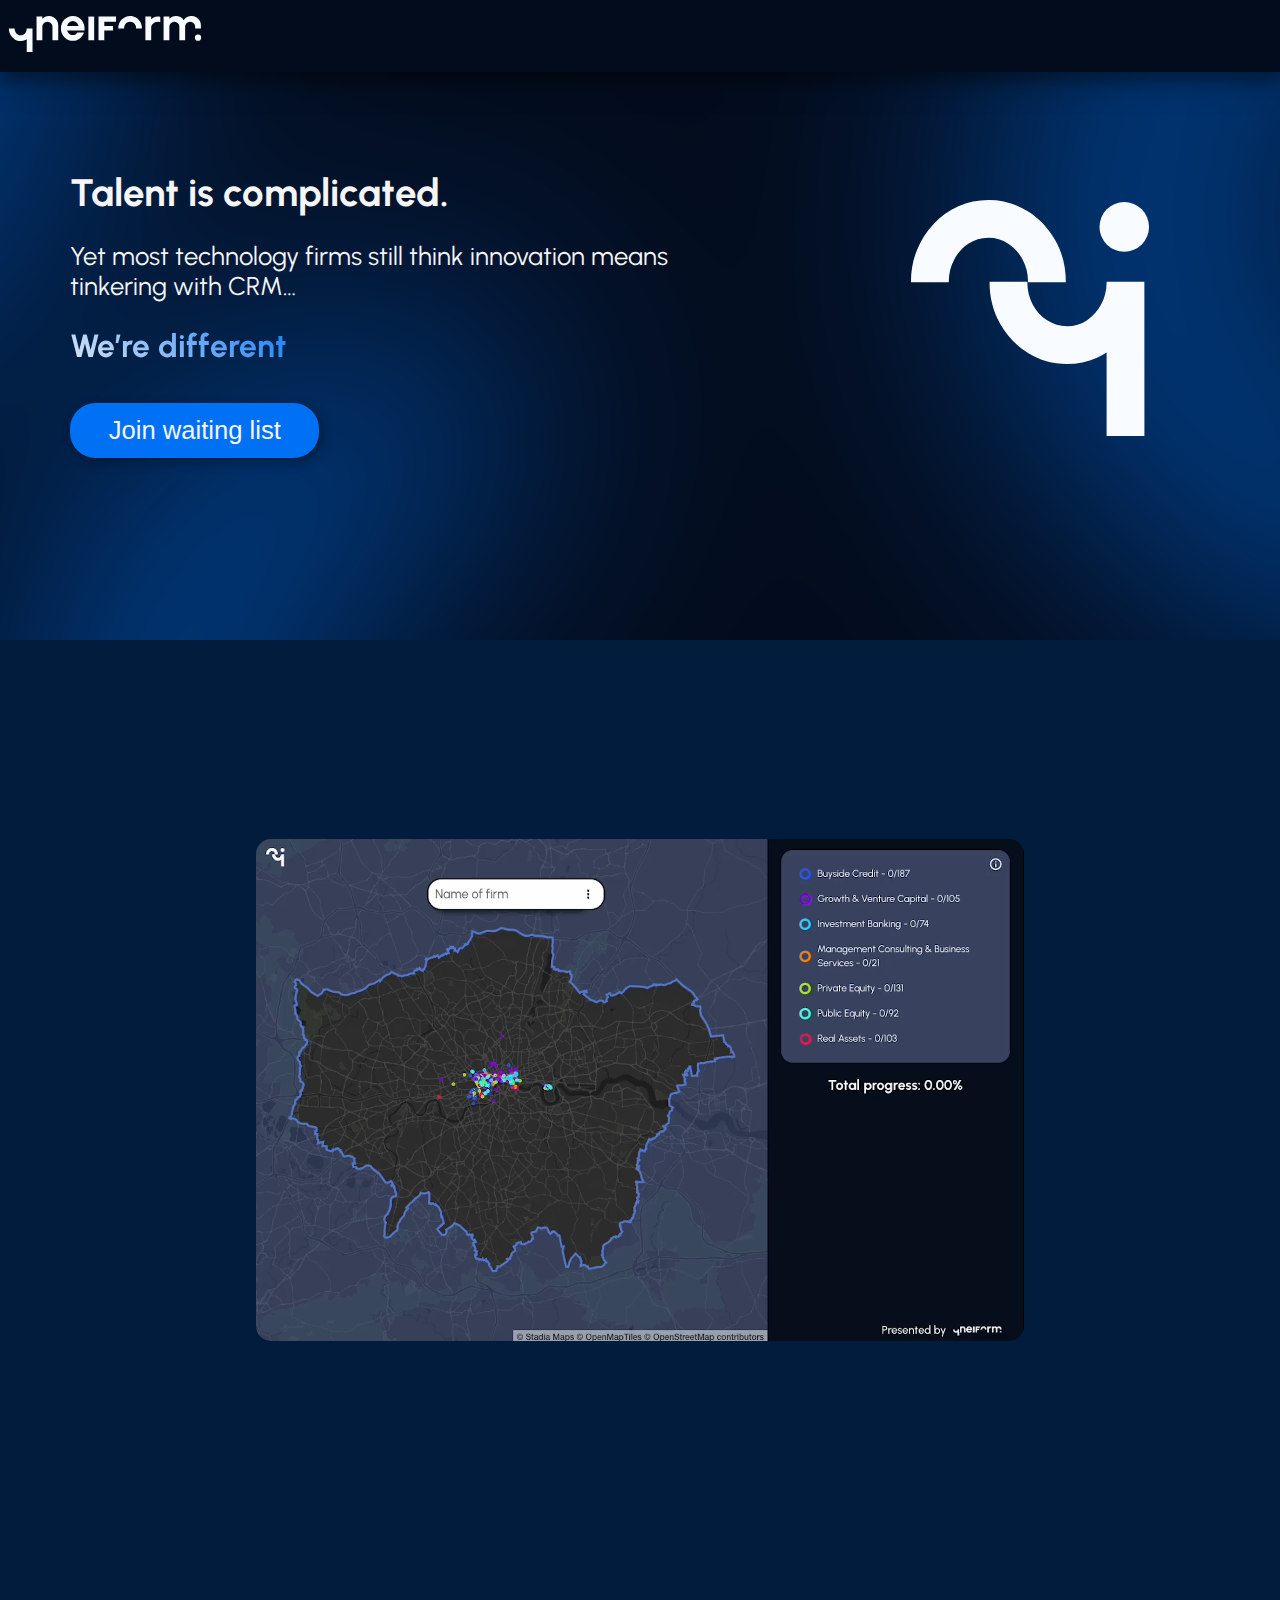
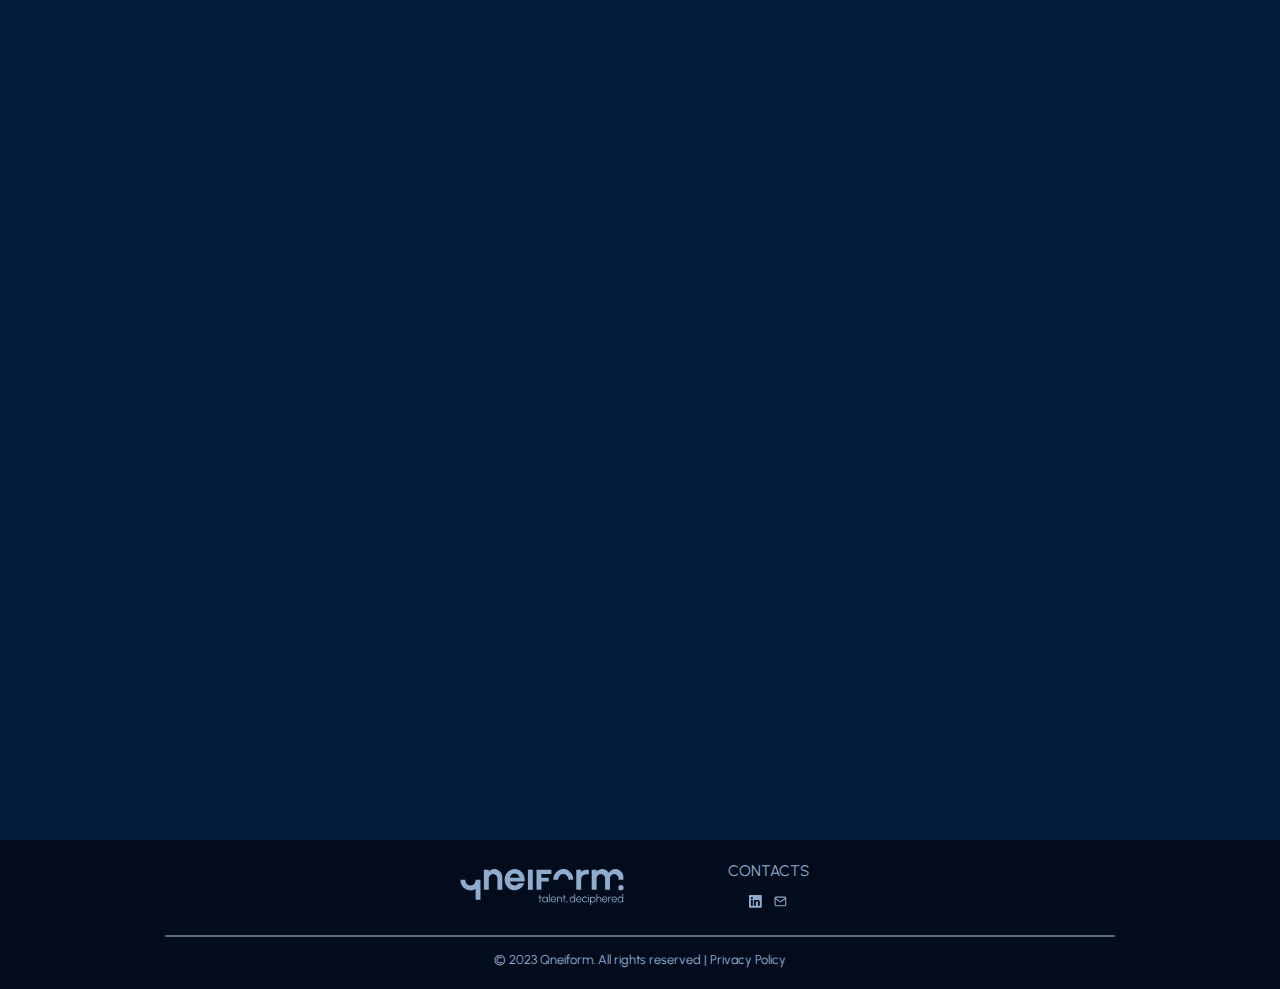
<file: index.html>
<!DOCTYPE html>
<html lang="en">
<head>
    <meta charset="UTF-8">
    <meta name="viewport" content="width=device-width, initial-scale=1.0">
    <title>Qneiform - talent, deciphered</title>
    <link rel="icon" href="./media/qneiform_logo_final_Logo-Picto-Black.png" id="light-scheme-icon">


    <link rel="stylesheet" href="styles_about.css">
    <link rel="stylesheet" href="styles_navbar.css">
    <link rel="stylesheet" href="styles_insights.css">
    <link rel="stylesheet" href="styles_footer.css">


    <link rel="stylesheet" href="https://fonts.googleapis.com/css2?family=Urbanist:wght@300;400;500;600;700&display=swap">
    <link rel="stylesheet" href="https://cdnjs.cloudflare.com/ajax/libs/font-awesome/4.7.0/css/font-awesome.min.css">

</head>
<body>
   <header>
        <nav class="navbar-desktop">
            <div class="logo-container">
                <a href="#about"><img src="./media/SVG/qneiform_logo_final_Logo-Typo-White.svg" alt="Logo"></a>
            </div>
        </nav>
   </header>




    <!-- Tile 1 -->


    <div class="center-container">
        <div class="logo-slogan-container">

            <div class="column-button">
                <h2>Talent is complicated.</h2>
                <p>Yet most technology firms still think innovation means tinkering with CRM… </p>
                <p id="colored-text">We’re different</p>
                <a href="./form/form.html"><button>Join waiting list</button></a>
            </div>

            <div class="column-img">
                <img id="logo-slogan" src="./media/SVG/qneiform_logo_final_Logo-Picto-White.svg">
            </div>
        </div>
    
    </div>

    <!-- Tile 2-->

    <div class="game-teaser-video">
        <div id="bound-two" class="scroll-bound">
            <div class="content">
                <video width="600" muted preload>
                    <source src="./media/mapvideo.mp4" type="video/mp4">
                </video>
                <div id="description-card" class="description-card">
                    <a href="https://game.qneiform.com" target="_blank">
                        <div class="card">
                            <h2 class="title">The London Finance Universe</h2>
                            <div class="details">
                                <div class="type">
                                    <img src="./media/SVG/game-controller-round-795-svgrepo-com.svg" alt="">
                                    <p>Game</p>
                                </div>
                                <div class="time">
                                    <svg xmlns="http://www.w3.org/2000/svg" height="1em" viewBox="0 0 512 512">
                                        <path
                                            d="M256 0a256 256 0 1 1 0 512A256 256 0 1 1 256 0zM232 120V256c0 8 4 15.5 10.7 20l96 64c11 7.4 25.9 4.4 33.3-6.7s4.4-25.9-6.7-33.3L280 243.2V120c0-13.3-10.7-24-24-24s-24 10.7-24 24z">
                                        </path>
                                    </svg>
                                    <p>10 min</p>
                                </div>
                            </div>
                            <p class="summary">Ahead of launching our platform in Q1 2024, test your knowledge of
                                the London
                                finance landscape with our latest game.</p>
                            <p class="link">Play Game ›</p>
                        </div>
                    </a>
                </div>
            </div>
        </div>
        <script>
            window.onscroll = () => {
                bound = document.querySelector("#bound-two");
                video = document.querySelector("#bound-two video");
                const container = document.querySelector("#description-card"); // Select your div

                const scrollVideo = () => {
                    if (video.duration) {
                        const distanceFromTop = window.scrollY + bound.getBoundingClientRect().top;
                        const rawPercentScrolled = (window.scrollY - distanceFromTop) / (bound.scrollHeight - window.innerHeight) * 1.3;
                        const percentScrolled = Math.min(Math.max(rawPercentScrolled, 0), 1);
                        video.currentTime = video.duration * percentScrolled ;
                    }
                };

                const checkScrollForFadeIn = () => {
                    const scrollPercent = (window.scrollY / (document.documentElement.scrollHeight - window.innerHeight)) * 100;
                    if (scrollPercent >= 78) {
                        container.classList.add("fadeIn"); // Add class to fade in
                    } else {
                        container.classList.remove('fadeIn')
                    }
                };

                scrollVideo();
                checkScrollForFadeIn();
            };

        </script>

    </div>

    
    <footer class="site-footer">
        
        <div class="footer-container">
            <div>
                <img id="footer-logo" src="./media/SVG/qneiform_logo_final_Logo-Slogan-Light-Blue.svg" alt="">
            </div>
            <div class="footer-columns">
            
                <div class="footer-contacts">
                    <h2>CONTACTS</h2>
                    <div class="icons">
                            <a href="https://www.linkedin.com/company/tudor-research/mycompany/" target="_blank"><svg  xmlns="http://www.w3.org/2000/svg" viewBox="0 0 24 24" fill="#8faccc"><path d="M22.23 0H1.77C.8 0 0 .77 0 1.72v20.56C0 23.23.8 24 1.77 24h20.46c.98 0 1.77-.77 1.77-1.72V1.72C24 .77 23.2 0 22.23 0zM7.27 20.1H3.65V9.24h3.62V20.1zM5.47 7.76h-.03c-1.22 0-2-.83-2-1.87 0-1.06.8-1.87 2.05-1.87 1.24 0 2 .8 2.02 1.87 0 1.04-.78 1.87-2.05 1.87zM20.34 20.1h-3.63v-5.8c0-1.45-.52-2.45-1.83-2.45-1 0-1.6.67-1.87 1.32-.1.23-.11.55-.11.88v6.05H9.28s.05-9.82 0-10.84h3.63v1.54a3.6 3.6 0 0 1 3.26-1.8c2.39 0 4.18 1.56 4.18 4.89v6.21z"/></svg></a>
                            <a href="mailto:Thomas.Percy@qneiform.com"><svg id="stroke" xmlns="http://www.w3.org/2000/svg" viewBox="0 0 24 24" fill="none" stroke="#8faccc" stroke-width="2" stroke-linecap="round" stroke-linejoin="round"><path d="M4 4h16c1.1 0 2 .9 2 2v12c0 1.1-.9 2-2 2H4c-1.1 0-2-.9-2-2V6c0-1.1.9-2 2-2z"></path><polyline points="22,6 12,13 2,6"></polyline></svg></a>
                    </div>
                    </div>
            </div>
        </div>

        <hr>
        <p class="copyright-data">&copy; 2023 Qneiform. All rights reserved | <a href="./documents/privacy_policy.html" target="_blank">Privacy Policy</a></p>
    </footer>




</body>
</html>
</file>
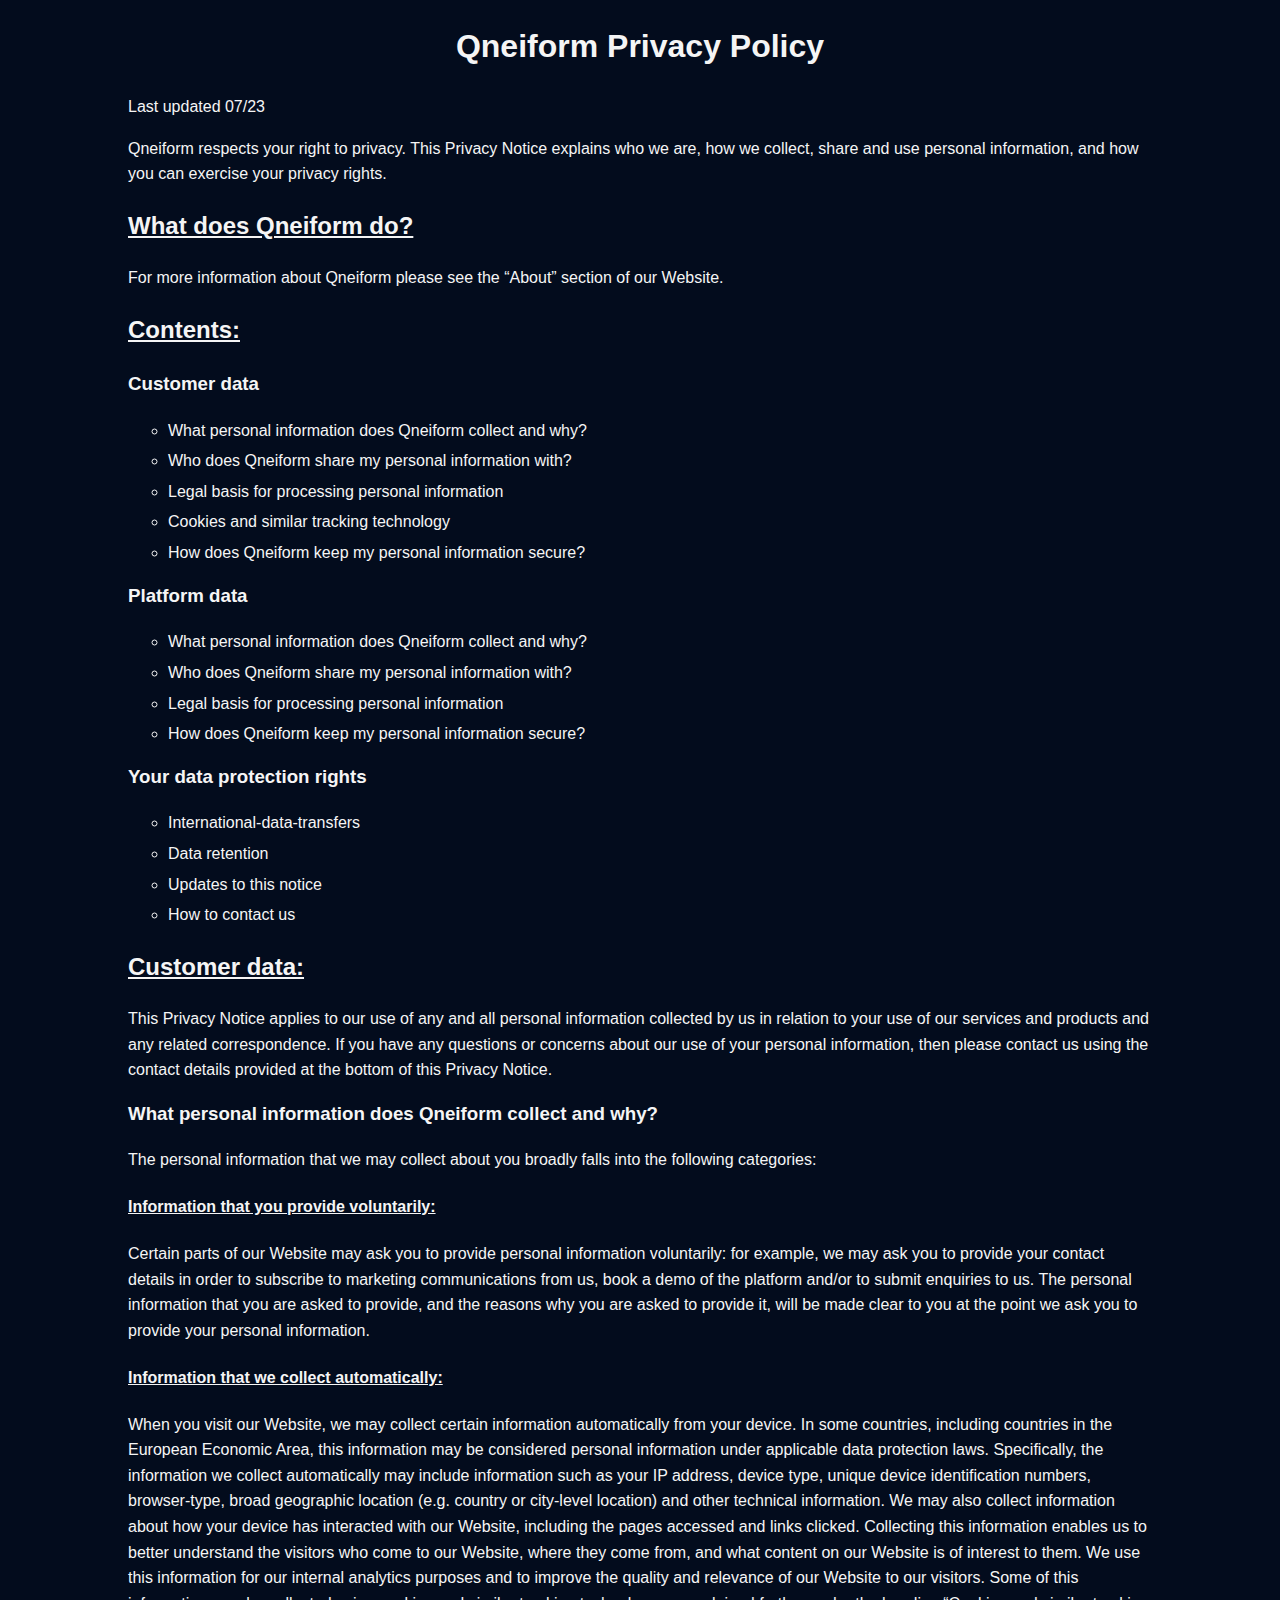
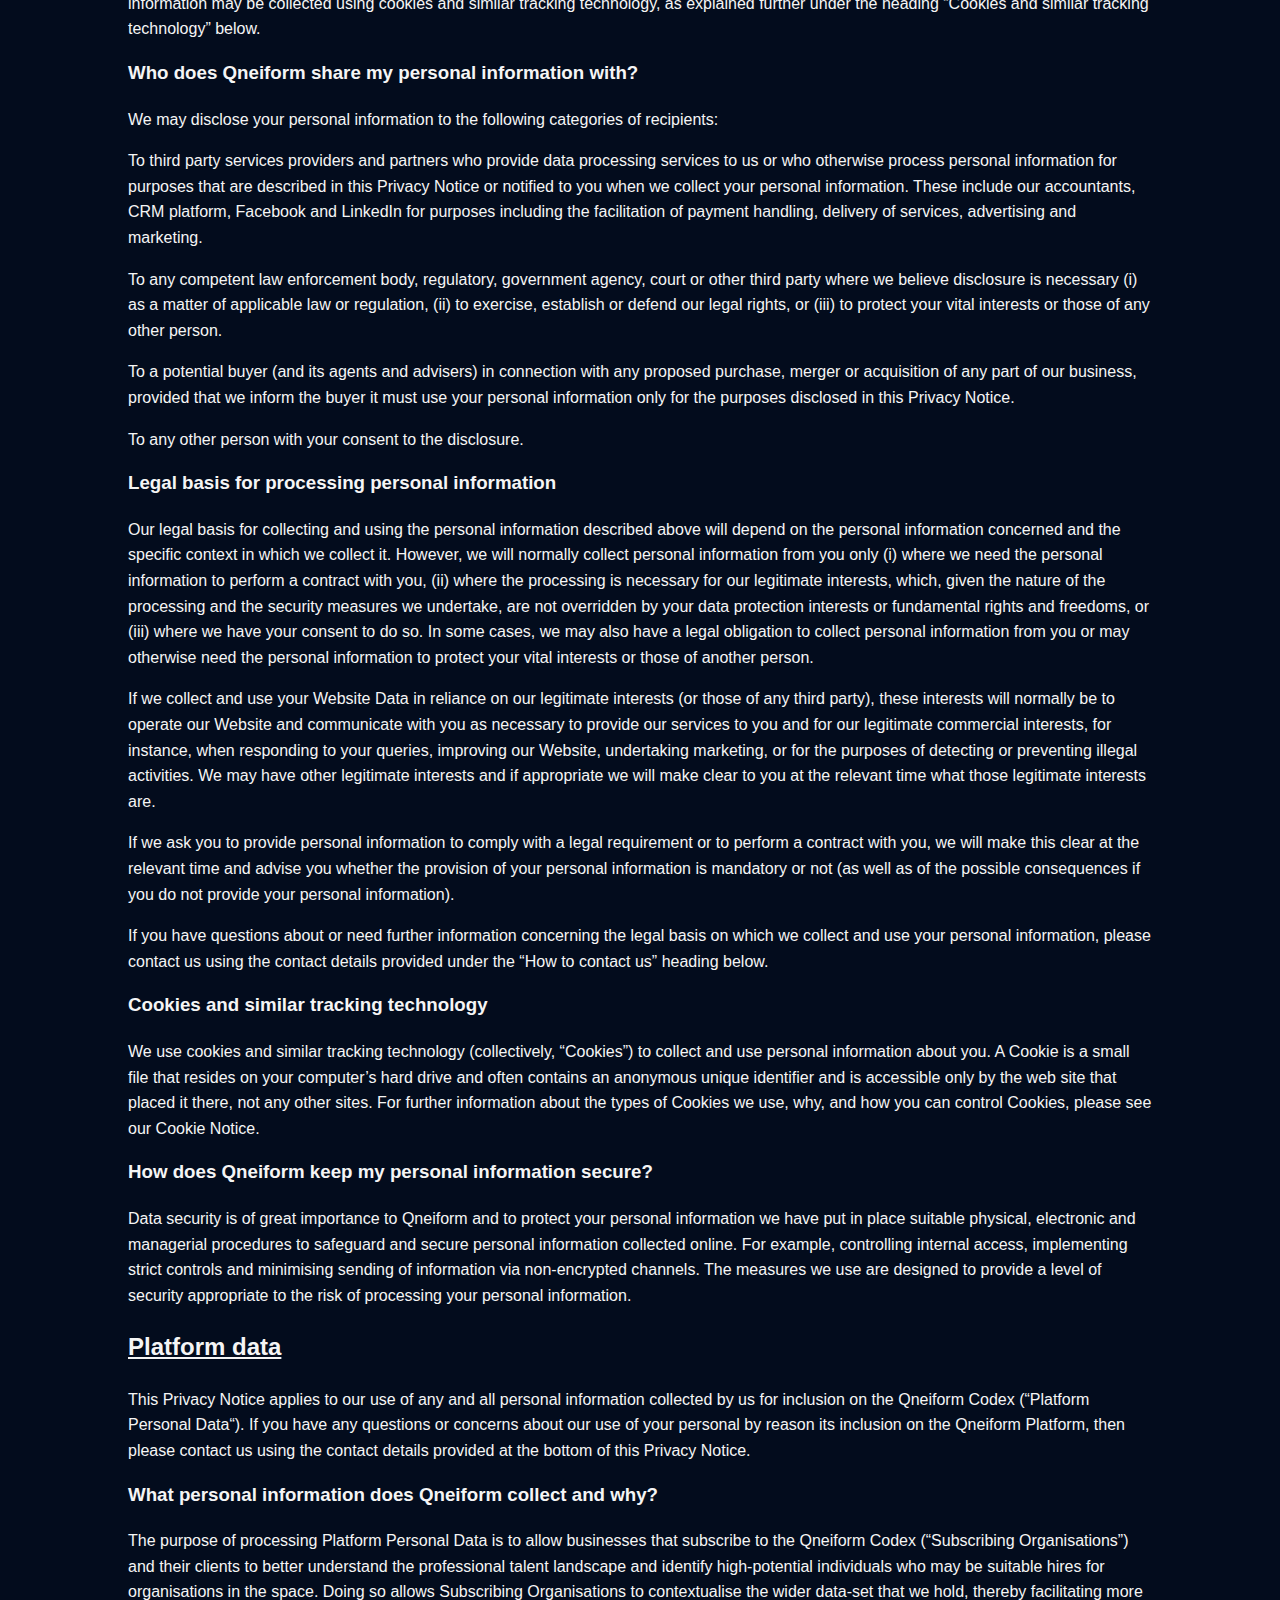
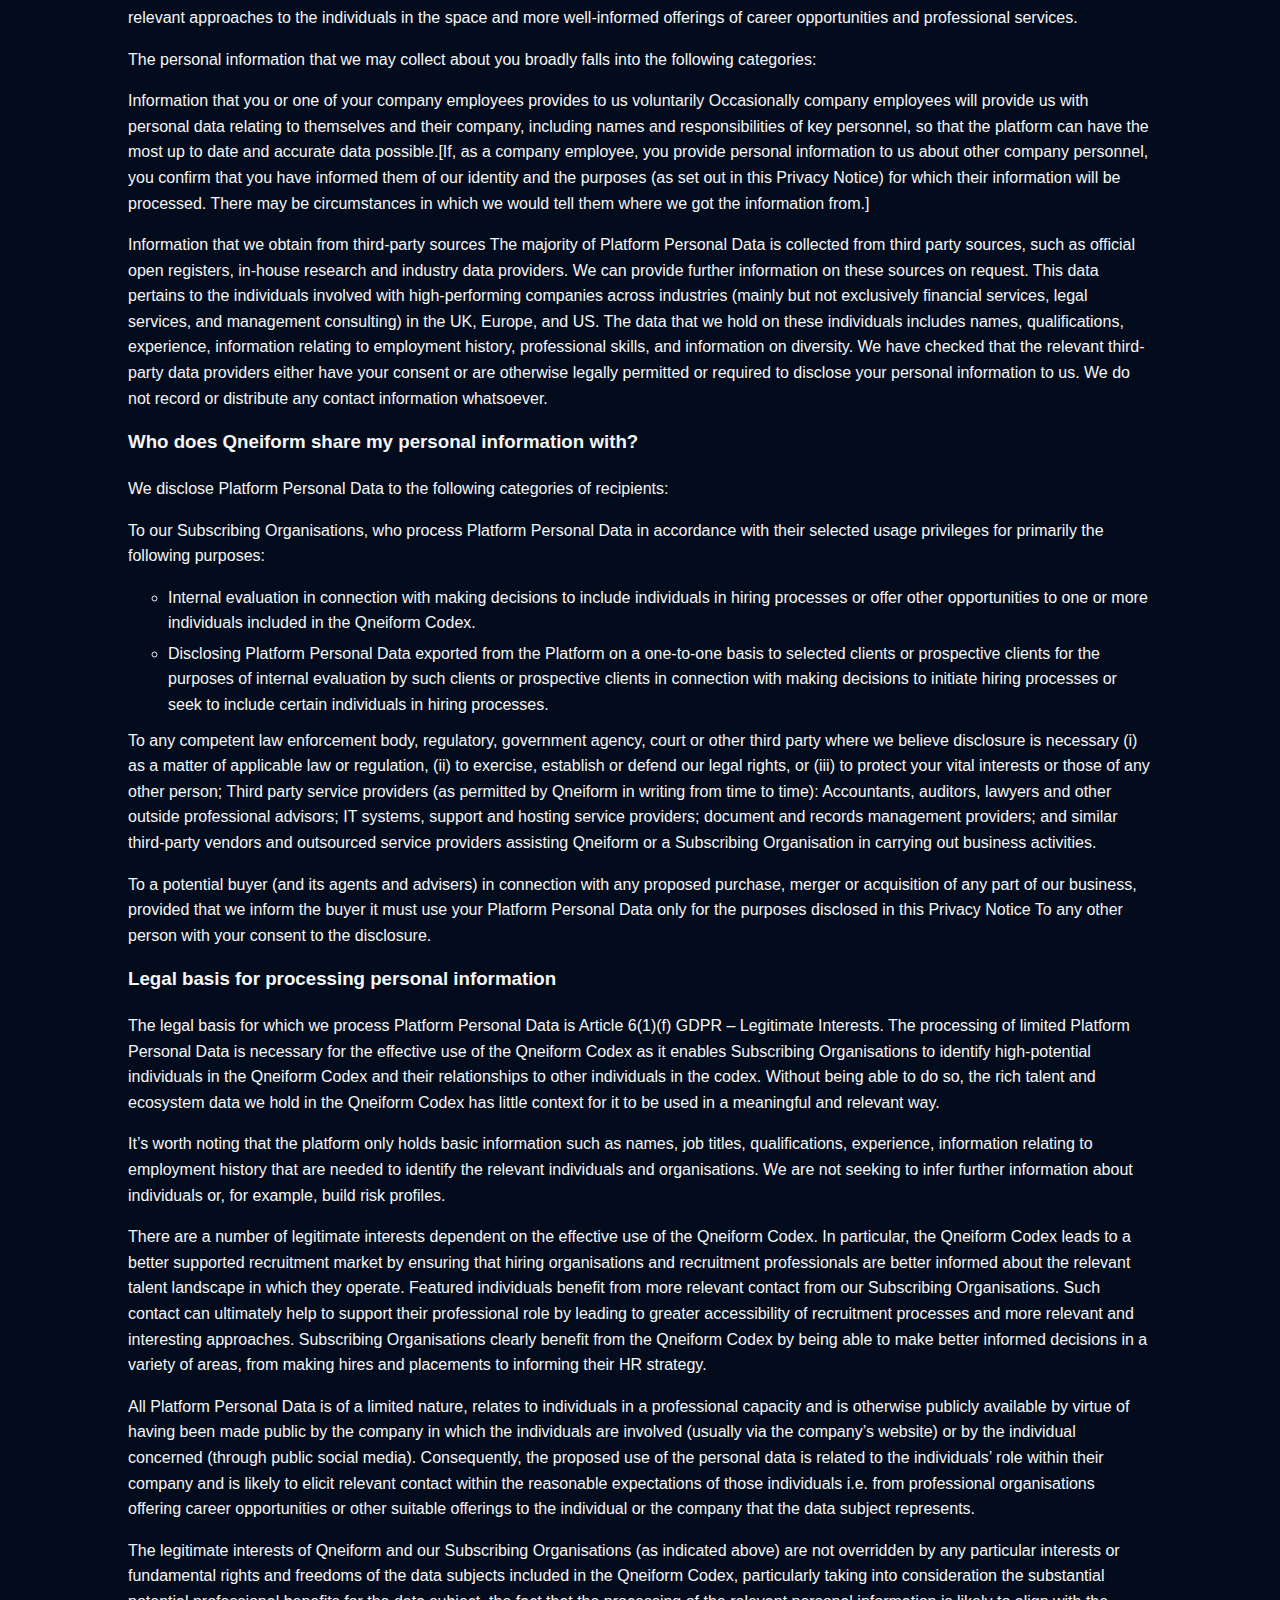
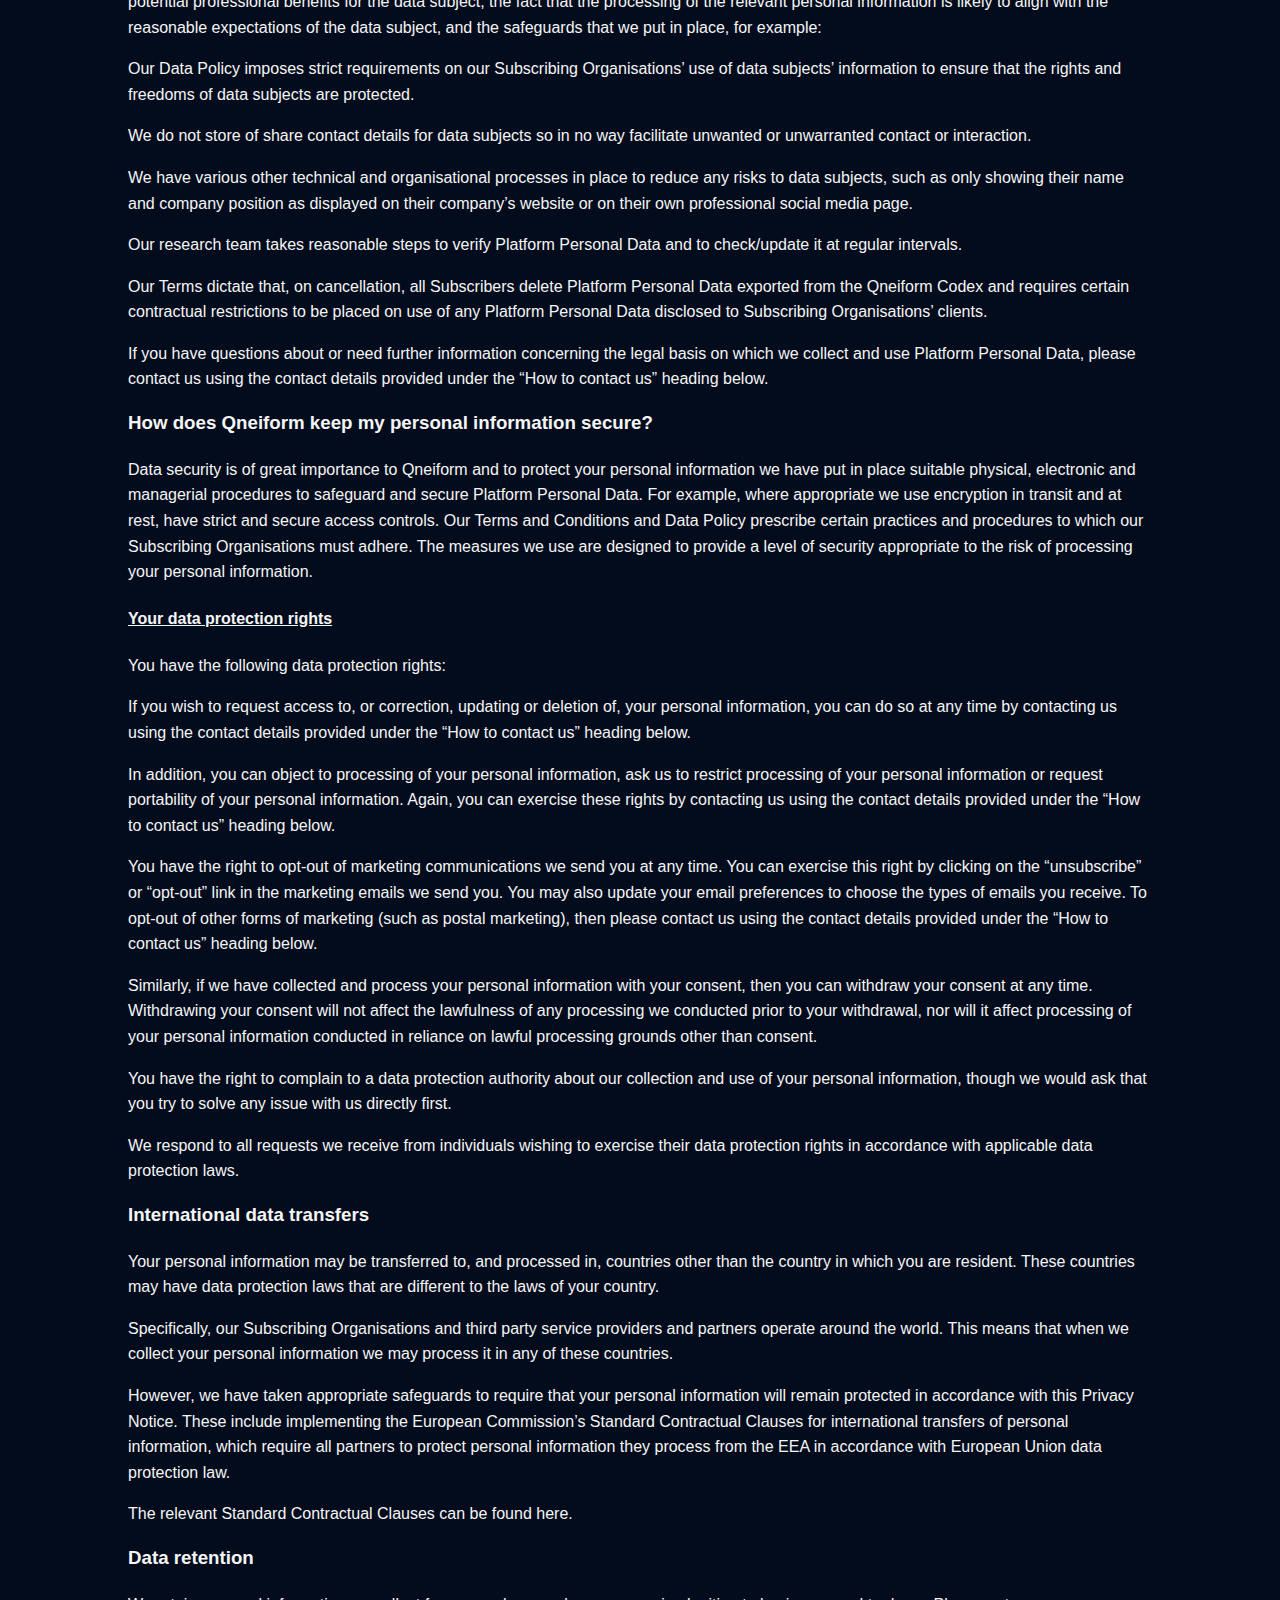
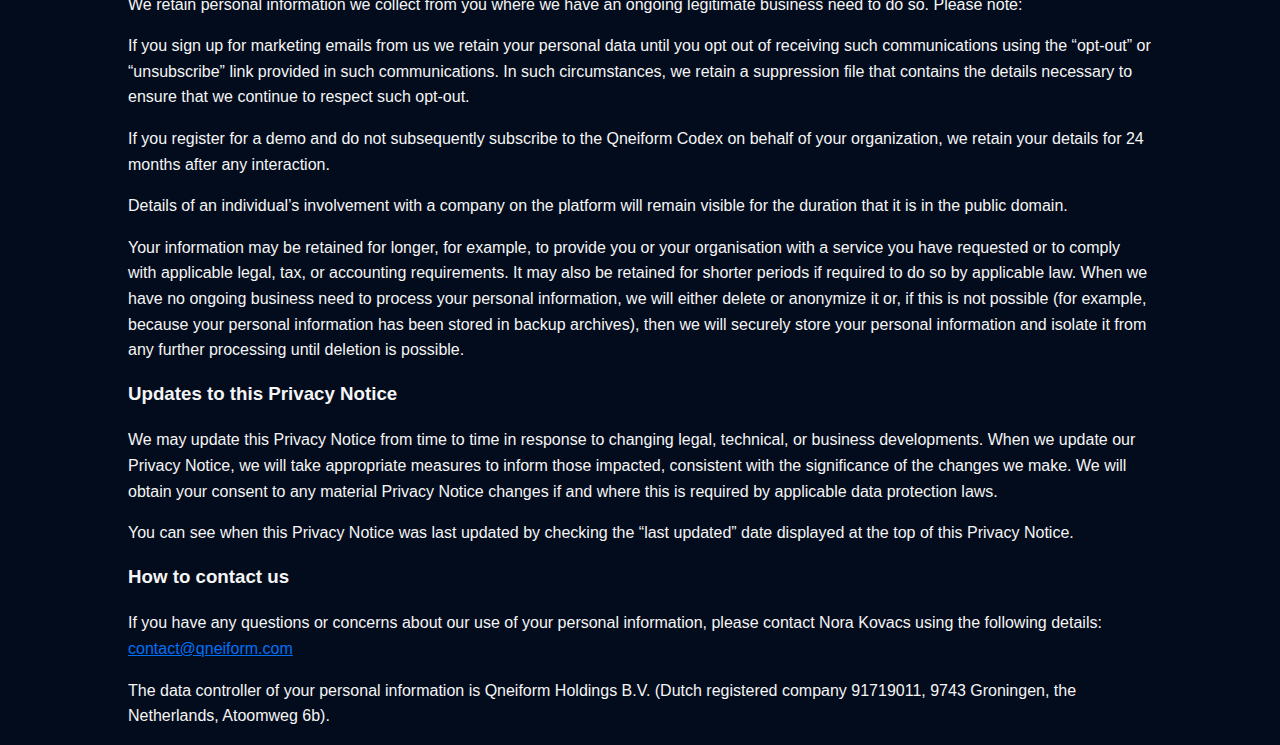
<file: documents/privacy_policy.html>
<!DOCTYPE html>
<html lang="en">
<head>
    <meta charset="UTF-8">
    <meta name="viewport" content="width=device-width, initial-scale=1.0">
    <title>Qneiform Privacy Policy</title>
    
    <link rel="stylesheet" href="privacy_policy_styles.css"> 
</head>
<body>

    <h1>Qneiform Privacy Policy</h1>

    <p>Last updated 07/23</p>

    
    <p>Qneiform respects your right to privacy. This Privacy Notice explains who we are, how we collect, share and use personal information, and how you can exercise your privacy rights.</p>

    <h2>What does Qneiform do?</h2>
    <p>For more information about Qneiform please see the “About” section of our Website.</p>

    <h2>Contents:</h2>
    <h3>Customer data</h3>
    <ul>
        <li>What personal information does Qneiform collect and why?</li>
        <li>Who does Qneiform share my personal information with?</li>
        <li>Legal basis for processing personal information</li>
        <li>Cookies and similar tracking technology</li>
        <li>How does Qneiform keep my personal information secure?</li>
    </ul>

    <h3>Platform data</h3>
    <ul>
        <li>What personal information does Qneiform collect and why?</li>
        <li>Who does Qneiform share my personal information with?</li>
        <li>Legal basis for processing personal information</li>
        <li>How does Qneiform keep my personal information secure?</li>
    </ul>

    <h3>Your data protection rights</h3>
    <ul>
        <li>International-data-transfers</li>
        <li>Data retention</li>
        <li>Updates to this notice</li>
        <li>How to contact us</li>
    </ul>

    <h2>Customer data:</h2>
    <p>This Privacy Notice applies to our use of any and all personal information collected by us in relation to your use of our services and products and any related correspondence. If you have any questions or concerns about our use of your personal information, then please contact us using the contact details provided at the bottom of this Privacy Notice.</p>

    <h3>What personal information does Qneiform collect and why?</h3>
    <p>The personal information that we may collect about you broadly falls into the following categories:</p>

    <h4>Information that you provide voluntarily:</h4>
    <p>Certain parts of our Website may ask you to provide personal information voluntarily: for example, we may ask you to provide your contact details in order to subscribe to marketing communications from us, book a demo of the platform and/or to submit enquiries to us. The personal information that you are asked to provide, and the reasons why you are asked to provide it, will be made clear to you at the point we ask you to provide your personal information.</p>
    
    <h4>Information that we collect automatically:</h4>
    <p>When you visit our Website, we may collect certain information automatically from your device. In some countries, including countries in the European Economic Area, this information may be considered personal information under applicable data protection laws. Specifically, the information we collect automatically may include information such as your IP address, device type, unique device identification numbers, browser-type, broad geographic location (e.g. country or city-level location) and other technical information. We may also collect information about how your device has interacted with our Website, including the pages accessed and links clicked. Collecting this information enables us to better understand the visitors who come to our Website, where they come from, and what content on our Website is of interest to them. We use this information for our internal analytics purposes and to improve the quality and relevance of our Website to our visitors. Some of this information may be collected using cookies and similar tracking technology, as explained further under the heading “Cookies and similar tracking technology” below.</p>

    <h3>Who does Qneiform share my personal information with?</h3>
    <p>We may disclose your personal information to the following categories of recipients:</p>
    <p>To third party services providers and partners who provide data processing services to us or who otherwise process personal information for purposes that are described in this Privacy Notice or notified to you when we collect your personal information. These include our accountants, CRM platform, Facebook and LinkedIn for purposes including the facilitation of payment handling, delivery of services, advertising and marketing.</p>

    <p>To any competent law enforcement body, regulatory, government agency, court or other third party where we believe disclosure is necessary (i) as a matter of applicable law or regulation, (ii) to exercise, establish or defend our legal rights, or (iii) to protect your vital interests or those of any other person.</p>

    <p>To a potential buyer (and its agents and advisers) in connection with any proposed purchase, merger or acquisition of any part of our business, provided that we inform the buyer it must use your personal information only for the purposes disclosed in this Privacy Notice.</p>

    <p>To any other person with your consent to the disclosure.</p>

    <h3>Legal basis for processing personal information</h3>
    <p>Our legal basis for collecting and using the personal information described above will depend on the personal information concerned and the specific context in which we collect it. However, we will normally collect personal information from you only (i) where we need the personal information to perform a contract with you, (ii) where the processing is necessary for our legitimate interests, which, given the nature of the processing and the security measures we undertake, are not overridden by your data protection interests or fundamental rights and freedoms, or (iii) where we have your consent to do so. In some cases, we may also have a legal obligation to collect personal information from you or may otherwise need the personal information to protect your vital interests or those of another person.</p>

    <p>If we collect and use your Website Data in reliance on our legitimate interests (or those of any third party), these interests will normally be to operate our Website and communicate with you as necessary to provide our services to you and for our legitimate commercial interests, for instance, when responding to your queries, improving our Website, undertaking marketing, or for the purposes of detecting or preventing illegal activities. We may have other legitimate interests and if appropriate we will make clear to you at the relevant time what those legitimate interests are.</p>

    <p>If we ask you to provide personal information to comply with a legal requirement or to perform a contract with you, we will make this clear at the relevant time and advise you whether the provision of your personal information is mandatory or not (as well as of the possible consequences if you do not provide your personal information).</p>

    <p>If you have questions about or need further information concerning the legal basis on which we collect and use your personal information, please contact us using the contact details provided under the “How to contact us” heading below.</p>

    <h3>Cookies and similar tracking technology</h3>
    <p>We use cookies and similar tracking technology (collectively, “Cookies”) to collect and use personal information about you. A Cookie is a small file that resides on your computer’s hard drive and often contains an anonymous unique identifier and is accessible only by the web site that placed it there, not any other sites. For further information about the types of Cookies we use, why, and how you can control Cookies, please see our Cookie Notice.</p>

    <h3>How does Qneiform keep my personal information secure?</h3>
    <p>Data security is of great importance to Qneiform and to protect your personal information we have put in place suitable physical, electronic and managerial procedures to safeguard and secure personal information collected online. For example, controlling internal access, implementing strict controls and minimising sending of information via non-encrypted channels. The measures we use are designed to provide a level of security appropriate to the risk of processing your personal information.</p>

    <h2>Platform data</h2>
    <p>This Privacy Notice applies to our use of any and all personal information collected by us for inclusion on the Qneiform Codex (“Platform Personal Data“). If you have any questions or concerns about our use of your personal by reason its inclusion on the Qneiform Platform, then please contact us using the contact details provided at the bottom of this Privacy Notice.</p>

    <h3>What personal information does Qneiform collect and why?</h3>
    <p>The purpose of processing Platform Personal Data is to allow businesses that subscribe to the Qneiform Codex (“Subscribing Organisations”) and their clients to better understand the professional talent landscape and identify high-potential individuals who may be suitable hires for organisations in the space. Doing so allows Subscribing Organisations to contextualise the wider data-set that we hold, thereby facilitating more relevant approaches to the individuals in the space and more well-informed offerings of career opportunities and professional services.</p>

    <p>The personal information that we may collect about you broadly falls into the following categories:</p>
    <p>Information that you or one of your company employees provides to us voluntarily Occasionally company employees will provide us with personal data relating to themselves and their company, including names and responsibilities of key personnel, so that the platform can have the most up to date and accurate data possible.[If, as a company employee, you provide personal information to us about other company personnel, you confirm that you have informed them of our identity and the purposes (as set out in this Privacy Notice) for which their information will be processed. There may be circumstances in which we would tell them where we got the information from.]</p>

    <p>Information that we obtain from third-party sources The majority of Platform Personal Data is collected from third party sources, such as official open registers, in-house research and industry data providers. We can provide further information on these sources on request. This data pertains to the individuals involved with high-performing companies across industries (mainly but not exclusively financial services, legal services, and management consulting) in the UK, Europe, and US. The data that we hold on these individuals includes names, qualifications, experience, information relating to employment history, professional skills, and information on diversity. We have checked that the relevant third-party data providers either have your consent or are otherwise legally permitted or required to disclose your personal information to us. We do not record or distribute any contact information whatsoever.</p>

    <h3>Who does Qneiform share my personal information with?</h3>
    <p>We disclose Platform Personal Data to the following categories of recipients:</p>
    <p>To our Subscribing Organisations, who process Platform Personal Data in accordance with their selected usage privileges for primarily the following purposes:</p>
    <ul>
        <li>Internal evaluation in connection with making decisions to include individuals in hiring processes or offer other opportunities to one or more individuals included in the Qneiform Codex.</li>
        <li>Disclosing Platform Personal Data exported from the Platform on a one-to-one basis to selected clients or prospective clients for the purposes of internal evaluation by such clients or prospective clients in connection with making decisions to initiate hiring processes or seek to include certain individuals in hiring processes.</li>
    </ul>

    <p>To any competent law enforcement body, regulatory, government agency, court or other third party where we believe disclosure is necessary (i) as a matter of applicable law or regulation, (ii) to exercise, establish or defend our legal rights, or (iii) to protect your vital interests or those of any other person; Third party service providers (as permitted by Qneiform in writing from time to time): Accountants, auditors, lawyers and other outside professional advisors; IT systems, support and hosting service providers; document and records management providers; and similar third-party vendors and outsourced service providers assisting Qneiform or a Subscribing Organisation in carrying out business activities.</p>

    <p>To a potential buyer (and its agents and advisers) in connection with any proposed purchase, merger or acquisition of any part of our business, provided that we inform the buyer it must use your Platform Personal Data only for the purposes disclosed in this Privacy Notice To any other person with your consent to the disclosure.</p>

    <h3>Legal basis for processing personal information</h3>
    <p>The legal basis for which we process Platform Personal Data is Article 6(1)(f) GDPR – Legitimate Interests. The processing of limited Platform Personal Data is necessary for the effective use of the Qneiform Codex as it enables Subscribing Organisations to identify high-potential individuals in the Qneiform Codex and their relationships to other individuals in the codex. Without being able to do so, the rich talent and ecosystem data we hold in the Qneiform Codex has little context for it to be used in a meaningful and relevant way.</p>


        <p>It’s worth noting that the platform only holds basic information such as names, job titles,
        qualifications, experience, information relating to employment history that are needed to identify
        the relevant individuals and organisations. We are not seeking to infer further information about
        individuals or, for example, build risk profiles.</p>

        <p>There are a number of legitimate interests dependent on the effective use of the Qneiform Codex. In
        particular, the Qneiform Codex leads to a better supported recruitment market by ensuring that
        hiring organisations and recruitment professionals are better informed about the relevant talent
        landscape in which they operate. Featured individuals benefit from more relevant contact from our
        Subscribing Organisations. Such contact can ultimately help to support their professional role by
        leading to greater accessibility of recruitment processes and more relevant and interesting
        approaches. Subscribing Organisations clearly benefit from the Qneiform Codex by being able to
        make better informed decisions in a variety of areas, from making hires and placements to informing
        their HR strategy.</p>
        <p>All Platform Personal Data is of a limited nature, relates to individuals in a professional capacity and
        is otherwise publicly available by virtue of having been made public by the company in which the
        individuals are involved (usually via the company’s website) or by the individual concerned (through
        public social media). Consequently, the proposed use of the personal data is related to the
        individuals’ role within their company and is likely to elicit relevant contact within the reasonable
        expectations of those individuals i.e. from professional organisations offering career opportunities or
        other suitable offerings to the individual or the company that the data subject represents.</p>
        <p>The legitimate interests of Qneiform and our Subscribing Organisations (as indicated above) are not
        overridden by any particular interests or fundamental rights and freedoms of the data subjects
        included in the Qneiform Codex, particularly taking into consideration the substantial potential
        professional benefits for the data subject, the fact that the processing of the relevant personal
        information is likely to align with the reasonable expectations of the data subject, and the safeguards
        that we put in place, for example:</p>
        <p>Our Data Policy imposes strict requirements on our Subscribing Organisations’ use of data subjects’
        information to ensure that the rights and freedoms of data subjects are protected.</p>
        <p>We do not store of share contact details for data subjects so in no way facilitate unwanted or
        unwarranted contact or interaction.</p>
        <p>We have various other technical and organisational processes in place to reduce any risks to data
        subjects, such as only showing their name and company position as displayed on their company’s
        website or on their own professional social media page.</p>
        <p>Our research team takes reasonable steps to verify Platform Personal Data and to check/update it at
        regular intervals.</p>
        <p>Our Terms dictate that, on cancellation, all Subscribers delete Platform Personal Data exported from
        the Qneiform Codex and requires certain contractual restrictions to be placed on use of any Platform
        Personal Data disclosed to Subscribing Organisations’ clients.</p>
        <p>If you have questions about or need further information concerning the legal basis on which we
        collect and use Platform Personal Data, please contact us using the contact details provided under
        the “How to contact us” heading below.</p>
        <h3>How does Qneiform keep my personal information secure?</h3>
        <p>Data security is of great importance to Qneiform and to protect your personal information we have
        put in place suitable physical, electronic and managerial procedures to safeguard and secure
        Platform Personal Data. For example, where appropriate we use encryption in transit and at rest,
        have strict and secure access controls. Our Terms and Conditions and Data Policy prescribe certain
        practices and procedures to which our Subscribing Organisations must adhere. The measures we use
        are designed to provide a level of security appropriate to the risk of processing your personal
        information.</p>
        <h4>Your data protection rights</h4>
        <p>You have the following data protection rights:</p>
        <p>If you wish to request access to, or correction, updating or deletion of, your personal information, you can do so at any time by contacting us using the contact details provided under the “How to contact us” heading below.</p>
        <p>In addition, you can object to processing of your personal information, ask us to restrict processing of your personal information or request portability of your personal information. Again, you can exercise these rights by contacting us using the contact details provided under the “How to contact us” heading below.</p>
        <p>You have the right to opt-out of marketing communications we send you at any time. You can exercise this right by clicking on the “unsubscribe” or “opt-out” link in the marketing emails we send you. You may also update your email preferences to choose the types of emails you receive. To opt-out of other forms of marketing (such as postal marketing), then please contact us using the contact details provided under the “How to contact us” heading below.</p>
        <p>Similarly, if we have collected and process your personal information with your consent, then you can withdraw your consent at any time. Withdrawing your consent will not affect the lawfulness of any processing we conducted prior to your withdrawal, nor will it affect processing of your personal information conducted in reliance on lawful processing grounds other than consent.</p>
        <p>You have the right to complain to a data protection authority about our collection and use of your personal information, though we would ask that you try to solve any issue with us directly first.</p>
        <p>We respond to all requests we receive from individuals wishing to exercise their data protection rights in accordance with applicable data protection laws.</p>


        <h3>International data transfers</h3>
        <p>Your personal information may be transferred to, and processed in, countries other than the country in which you are resident. These countries may have data protection laws that are different to the laws of your country.</p>
        <p>Specifically, our Subscribing Organisations and third party service providers and partners operate around the world. This means that when we collect your personal information we may process it in any of these countries.</p>
        <p>However, we have taken appropriate safeguards to require that your personal information will remain protected in accordance with this Privacy Notice. These include implementing the European Commission’s Standard Contractual Clauses for international transfers of personal information, which require all partners to protect personal information they process from the EEA in accordance with European Union data protection law.</p>
        <p>The relevant Standard Contractual Clauses can be found here.</p>

        <h3>Data retention</h3>
        <p>We retain personal information we collect from you where we have an ongoing legitimate business need to do so. Please note:</p>
        <p>If you sign up for marketing emails from us we retain your personal data until you opt out of receiving such communications using the “opt-out” or “unsubscribe” link provided in such communications. In such circumstances, we retain a suppression file that contains the details necessary to ensure that we continue to respect such opt-out.</p>
        <p>If you register for a demo and do not subsequently subscribe to the Qneiform Codex on behalf of your organization, we retain your details for 24 months after any interaction.</p>
        <p>Details of an individual’s involvement with a company on the platform will remain visible for the duration that it is in the public domain.</p>
        <p>Your information may be retained for longer, for example, to provide you or your organisation with a service you have requested or to comply with applicable legal, tax, or accounting requirements. It may also be retained for shorter periods if required to do so by applicable law. When we have no ongoing business need to process your personal information, we will either delete or anonymize it or, if this is not possible (for example, because your personal information has been stored in backup archives), then we will securely store your personal information and isolate it from any further processing until deletion is possible.</p>

        <h3>Updates to this Privacy Notice</h3>
        <p>We may update this Privacy Notice from time to time in response to changing legal, technical, or business developments. When we update our Privacy Notice, we will take appropriate measures to inform those impacted, consistent with the significance of the changes we make. We will obtain your consent to any material Privacy Notice changes if and where this is required by applicable data protection laws.</p>
        <p>You can see when this Privacy Notice was last updated by checking the “last updated” date displayed at the top of this Privacy Notice.</p>

        <h3>How to contact us</h3>
        <p>If you have any questions or concerns about our use of your personal information, please contact
        Nora Kovacs using the following details: <a href="mailto:contact@qneiform.com">contact@qneiform.com</a></p>
        <p>The data controller of your personal information is Qneiform Holdings B.V. (Dutch registered
        company 91719011, 9743 Groningen, the Netherlands, Atoomweg 6b).</p>
</file>
<file: styles_about.css>
/* Variables */
:root {
    --blue-color: #0071F5;
    --white-color: #F5F5F5;
    --grey-color:  #b6b4b4;
    --light-blue: #cfd8e2;
    --light-blue-gradient: #8faccc;
    --dark-blue-color: #004AA0;
    --background-color: #030C1D;

    --navbar-height: 8vh;
    --navbar-height-mobile: 60px;
  }


@media (prefers-color-scheme: dark) {
    #light-icon {
        display: none;
    }
    #dark-icon {
        display: block;
    }
}


#contact{
    background-color: var(--light-blue);

}

/* All page styles */

body {
    height: 100vh;
    margin: 0;
    padding: 0;
    font-family: 'Urbanist', sans-serif;
    background-color: var(--background-color);
    color: var(--white-color)
}

header{
    background-color: var(--background-color);
    box-shadow: 0 14px 28px rgba(0, 0, 0, 0.22), 0 10px 10px rgba(0, 0, 0, 0.22);
    height: var(--navbar-height);
    overflow: hidden;
    position: fixed;
    top: 0;
    width: 100%;
    z-index: 3;
}

h2{
    font-size: 3vw;
    color: var(--white-color);
    padding: 3vw;
    text-decoration: underline;
}

h3{
    font-size: 2vw;
    padding: 2vw;
    padding-bottom: 0;

}

p{
    padding: 2vw;
    padding-top: 0;
}

button{
    font-size: 2vw;
    color: #F5F5F5;
    padding: 1vw 3vw;
    border-radius: 2vw;
    background-color: #0071F5;
    box-shadow: 4px 4px 12px rgba(0, 0, 0, 0.315);
    font-weight: 500;
    border: solid 0px;
    margin: 2vw;

    transition: transform 0.3s cubic-bezier(0.68, -0.55, 0.27, 1.55);

}

@media screen and (max-width: 768px) {
    button{
        font-size: 4vw;
        color: #F5F5F5;
        padding: 2vw 6vw;
        border-radius: 4vw;
        background-color: #0071F5;
        box-shadow: 4px 4px 12px rgba(0, 0, 0, 0.315);
        font-weight: 500;
        border: solid 0px;
        margin: 2vw;
    
        transition: transform 0.3s cubic-bezier(0.68, -0.55, 0.27, 1.55);
    
    }
}


button:hover {
    /*transform: translateY(-5px);*/
    background-color: #004AA0;
  }
  


/* Header Styles */

nav {
    
    display: flex;
    justify-content: center;
    align-items: center;
    height: var(--navbar-height);

}

.logo-container {
    position: absolute;
    left: 0%;
}

.logo-container img{
    height: var(--navbar-height);
}

#menu-desktop li {
    display: inline-block;
    margin-right: 4vw;
}

#menu-desktop a {
    text-decoration: none;
    color: var(--white-color);
    font-weight: bold;
    font-size: 1.3vw;
    position: relative;
    
}

#menu-desktop a::after {
    content: "";
    display: block;
    position: absolute;
    bottom: -0.2vh;
    left: 0;
    width: 0;
    height: 0.4vh;
    background-color: var(--blue-color);
    transition: width 0.2s ease-in-out;
    z-index: -2;
}

#menu-desktop a:hover::after {
    width: 100%;
}

#menu-desktop a.active::after {
    width: 100%;
}

#menu-desktop a.active {
    color: var(--blue-color);
    font-weight: bold;
}

.log-in-button {
    position: absolute;
    right: 0%;
    z-index: 5;
}

.log-in-button button {
    font-size: 1.2vw;
    padding: 0.5vw 1.2vw;
    border-radius: 1.5vw;
}

#header{
    width: 100%;
}

.navbar-desktop .icon {
    display: none;
    color: var(--white-color);
  }


@media screen and (max-width: 768px) {

    .log-in-button button {
        display: none;
        font-size: 14px;
        padding: 8px 12px;
        border-radius: 15px;
    }

    nav {
        height: var(--navbar-height-mobile);
    }
    
    .logo-container img{
        height: var(--navbar-height-mobile);
    }

    body {
        margin-top: var(--navbar-height-mobile);
    }
    
    header{
        height: var(--navbar-height-mobile);    
    }

    #menu-desktop a {
        display: none;}


    .log-in-button {
        position: absolute;
        padding: 10px;
        right: 40px
    }


}



/* Tile 1 */



.center-container
{
    height: 50vw;

    background-image: url("./media/background_shapes_dark.png");
    background-attachment: fixed;

    background-position: center;
    background-repeat: no-repeat;
    background-size: cover;



    display: flex;
    justify-content: center;
    align-items: center;
    flex-direction: column;
}

.logo-slogan-container{
    display: flex;
    justify-content: center;
    align-items: center;
    
}

.column-img{
    flex: 3;
    text-align: center;
    padding: 2vw;
}

.column-button p {
    text-align: left;
    font-size: 2vw;
    padding: 1vw 2vw;
    margin: 0;
}

.column-button h2 {
    text-align: left;
    text-decoration: none;
    font-size: 3vw;
    padding: 1vw 2vw;
    margin: 0;
}

.column-button #colored-text {
    font-weight: bold;
    background-image: linear-gradient(45deg,  var(--white-color), var(--blue-color));
    -webkit-background-clip: text;
    background-clip: text;
    width: fit-content;
    color: transparent;
    margin: 0;
    font-size: 2.5vw;
}


.column-button{
    flex: 5;
    padding: 3.5vw;
}


#logo-slogan{
    width: 35vw;
}

.teaser-container{
    display: flex;
    align-items: center;
    justify-content: center;
    flex-direction: column;
}

.teaser-container p{
    font-size: 2vw;
}

@media screen and (max-width: 768px) {


    .center-container{
        height: fit-content;
        padding: 4vw;
    }
    .logo-slogan-container {
        align-items: center;
    }

    .column-img{
        display: none;
    }
    

    .column-button {
        flex: 4;
        width: 100%;
        padding: 3vw;
        box-sizing: border-box;
        display: flex;
        flex-direction: column;
        align-items: center;
        text-align: center;

    }
    .column-button p {
        text-align: center;
        font-size: 6vw;
        padding: 1vw 2vw;
        margin: 0;
    }
    
    .column-button h2 {
        text-align: center;
        text-decoration: none;
        font-size: 8vw;
        padding: 1vw 2vw;
        margin: 0;
    }
    
    .column-button #colored-text {
        font-weight: bold;
        background-image: linear-gradient(45deg,  var(--white-color), var(--blue-color));
        -webkit-background-clip: text;
        background-clip: text;
        width: fit-content;
        color: transparent;
        margin: 0;
        font-size: 8vw;
    }




}

/* Tile 2 */

.center-tile{
    text-align: center;
    padding: 5vw 15vw;
    background-color: var(--light-blue);
    background: linear-gradient(-20deg,  var(--light-blue), var(--light-blue-gradient));
}
.center-tile p{
    color: var(--background-color);
    font-size: 2.5vw;
    font-weight: 400;
    background-image: linear-gradient(45deg,  var(--background-color), var(--dark-blue-color));
    -webkit-background-clip: text;
    background-clip: text;
    color: transparent;
    margin: 0;
}

.center-tile button{
    margin: 0;
    margin-top: 2vw;
}

@media screen and (max-width: 768px) {
    .center-tile p{
        font-size: 6vw;
    }

    .center-tile{
        text-align: center;
        padding: 7vw 10vw;
        background-color: var(--light-blue);
        background: linear-gradient(-20deg,  var(--light-blue), var(--light-blue-gradient));
    }
}


/* About Description Section Styles */

.about-description{
    background-color: var(--light-blue);
    background: linear-gradient(0deg,  var(--light-blue), var(--light-blue-gradient));
    padding: 3vw;
    display: flex;
    justify-content: center;
    align-items: center;
}

#description{
    flex: 5;
    color: var(--background-color);
    font-size: 2.3vw;
}

#tilted-images{
    flex: 3;
}

#tilted-images img{
    width: 30vw;
}


@media screen and (max-width: 768px) {
    .about-description {
        flex-direction: column;
        align-items: center;
    }

    #description{
        order: 2;
        color: var(--background-color);
        font-size: 18px;
        text-align: center;
    }
    #macbook_mockup{
        order: 1;
        width: 80vw;
        margin-top: 1vw;
    }
}

/* Tile 3 */


.scrollable-container{
    height: 50vw;
    color:#FFF;
    position: relative;
    background-image:url(./media/list_of_client_logos.jpg);
    background-size: cover;
    background-position:center;
}

.scrollable-container #clients-text{
    font-weight:bold;
    padding: 0;
    position: absolute;
    top: 50%;
    right: 30%; 
    transform: translate(50%, -50%);
    text-align: left;

    text-decoration: none;
    color: #ffffff;
    font-size: 4vw;
}

.scrollable-container h2{
    width: 40vw;
    text-align: left;
    text-decoration: none;
    color: #ffffff;
    font-size: 2.5vw;
    margin: 0;
    padding: 1vw;
}

.scrollable-container p{
    padding: 1vw;
    margin: 0;

}


@media screen and (max-width: 768px) {
    .scrollable-container{
        height: 80vw;
    }

    .scrollable-container h2{
        font-size: 4vw;
    }


}

/* Tile 4 */


.toggle-switch-container {
    position: absolute;
    top: 50%;
    left: 50%;
    transform: translate(-50%, -50%);
    display: flex;
    align-items: center;
    z-index: 2;
  }


  .toggle-switch {
    position: relative;
    width: 8vw;
    height: 4vw;
    border-radius: 2vw;
    cursor: pointer;
    margin-right: 10px;
    box-shadow: 2px 2px 12px rgba(0, 0, 0, 0.315);
  }

  #toggle-switch{
      background-color: var(--dark-blue-color);
  }

  .toggle-switch input {
    opacity: 0;
    width: 0;
    height: 0;
  }


  .toggle-switch-slider {
    position: absolute;
    top: 0.5vw;
    left: 0.5vw;
    width: 3vw;
    height: 3vw;
    border-radius: 50%;
    background-color: #fff;
    transition: transform 0.3s ease-in-out;
  }

  .toggle-switch input:checked + .toggle-switch-slider {
    transform: translateX(4vw);
  }

  .toggle-text {
    font-size: 18px;
  }


/* Multi Tab Styles */

.toggle-line-container
{
    background-color: var(--light-blue);

    position: relative;
    height: fit-content;
    margin: auto;
}

.multiple-tabs{
    display: flex;
    align-items: center;
    justify-content: center;
    color: var(--background-color);
    height: fit-content;
}

.multiple-tabs h2{
    font-size: 3vw;
    text-decoration: none;
    padding: 1vw;
    color: var(--background-color);
    position: relative;

}

.multiple-tabs h2::after{
    content: "";
    display: block;
    position: absolute;
    bottom: -1px;
    left: 0;
    width: 100%;
    height: 6px;
    background-color: var(--blue-color);
    transition: width 0.2s ease-in-out;
    z-index: 0;
}

.multiple-tabs p{
    padding: 1vw;
    padding-top: 0;
}

#firms-side{
    flex: 5;
    padding: 2vw;
    padding-left: 7vw;
    font-size: 1.8vw;
    position: relative;
    height: 30vw;
}

#firms-side.blur::after {
    opacity: 1;
}


#firms-side::after {
    content: "";
    text-align: center;
    font-size: 2vw;
    display: flex;
    align-items: center;
    justify-content: center;
    position: absolute;
    top: 0;
    right: 0;
    bottom: 0;
    left: 0;
    background: #cfd8e244;
    backdrop-filter: blur(25px); /* Adjust the blur strength as needed */
    filter: blur(0);
    z-index: 1;
    opacity: 0;
    transition: opacity 0.7s ease;
}





#recruiters-side{
    flex: 5;
    padding: 2vw;
    padding-right: 7vw;
    font-size: 1.8vw;
    position: relative;
    height: 30vw;
}

#recruiters-side.blur::after {

    opacity: 1;
}


#recruiters-side::after {
    content: "";
    text-align: center;
    font-size: 2vw;
    display: flex;
    align-items: center;
    justify-content: center;
    position: absolute;
    top: 0;
    right: 0;
    bottom: 0;
    left: 0;
    background: #cfd8e244;
    backdrop-filter: blur(25px); /* Adjust the blur strength as needed */
    filter: blur(0);
    z-index: 1;
    opacity: 0;
    transition: opacity 0.7s ease;
}


.hide-text{
    display: none;
}


@media screen and (max-width: 768px) {
    .multiple-tabs{
        flex-direction: column;
        padding: 2vw 4vw;
    }

    #firms-side.blur::after {
        opacity: 0;
    }

    #recruiters-side.blur::after {

        opacity: 0;
    }

    .toggle-switch-container {
        display: none;
      }

    .multiple-tabs h2::after{
        height: 2px;

    }
    .multiple-tabs h2{
        font-size: 6vw;
    }
    .multiple-tabs p{
        font-size: 5vw;
    }
    #firms-side{
        padding-left: 2vw;
    }
    

}


/* other */

.image-text-container{
    display: flex;
    justify-content: center;
    align-items: center;
    margin: 0;
    padding: 0;
}

.paragraph-background-left{
    height: 80vh;
    margin: 0;
}

#Lorem1{
    color: var(--background-color);
    font-size: 1.5vw;
    text-align: left;
    background-color: #FFF;
}

.paragraph-background-right{
    height: 80vh;
    margin: 0;
    color:#FFF;
}

#image1{
    background-image: url(./bank_stock.png);
    background-size: cover;
}



.flex-4{
    flex: 4;
}

.flex-6{
    flex: 6;
}




.fourth {
    border: solid 4px var(--blue-color);
    background-color: transparent;
    background-image: linear-gradient(45deg, var(--blue-color) 50%, transparent 50%);
    background-position: 100%;
    background-size: 500%;
    transition: background-position 500ms ease-in-out, transform 0.5s ease-in-out; background-color:  0.8s ease-in-out;
    border-radius: 7vw;
}
.fourth:hover { 
    background-position: 0;
    transform: scale(0.97);
    background-color: #0071F5;
}
  


.hidden {
    opacity: 0;
}
.animation-left{
    transform: translateY(0);
    transform: translateX(-5vw);
    transition: all 0.8s ease-in-out;
    transition-delay: 0s;
}

.animation-right{
    transform: translateY(0);
    transform: translateX(5vw);
    transition: all 0.8s ease-in-out;
    transition-delay: 0s;
}

.animation-up{
    transform: translateY(3vw);
    transition: all 0.8s ease-in-out;
}

.animation-down{
    transform: translateY(-3vw);
    transition: all 0.8s ease-in-out;
    transition-delay: 0.3s;
}
.show{
    opacity: 1;
    transform: translateY(0);
    transform: translateX(0);
}


.btn {
    box-sizing: border-box;
    -webkit-appearance: none;
       -moz-appearance: none;
            appearance: none;
    background-color: transparent;
    border: 2px solid #e74c3c;
    border-radius: 0.6em;
    color: #e74c3c;
    cursor: pointer;
    display: flex;
    align-self: center;
    font-size: 1rem;
    font-weight: 400;
    line-height: 1;
    margin: 20px;
    padding: 1.2em 2.8em;
    text-decoration: none;
    text-align: center;
    text-transform: uppercase;
    font-family: "Montserrat", sans-serif;
    font-weight: 700;
}
.btn:hover, .btn:focus {
color: #fff;
outline: 0;
}

.fourth {
border-color: #f1c40f;
color: #fff;
background-image: linear-gradient(45deg, #f1c40f 50%, transparent 50%);
background-position: 100%;
background-size: 400%;
transition: background 300ms ease-in-out;
}
.fourth:hover {
background-position: 0;
}
</file>
<file: styles_navbar.css>
/* Variables */
:root {
    --blue-color: #0071F5;
    --white-color: #F5F5F5;
    --grey-color:  #b6b4b4;
    --light-blue: #cfd8e2;
    --dark-blue-color: #004AA0;
    --background-color: #030C1D;
  }


.navbar-mobile
{
    display: none;
    position: fixed;
    top: 0;
    right: 0;
    width: 60vw;
    height: 100vh;
    overflow: hidden;
    z-index: 2;
}

@media screen and (max-width: 720px) {
    .navbar-mobile
    {
        display: block;
      
    }
}
 
 #menuToggle {
    display: flex;
    flex-direction: column;
    position: absolute;
    top: 22px;
    right: 14px;
    z-index: 1;
    -webkit-user-select: none;
    user-select: none;
  }
  
  #menuToggle input
  {
    display: flex;
    width: 40px;
    height: 32px;
    position: absolute;
    top: -12px;
    right: -8px;
    cursor: pointer;
    opacity: 0;
    z-index: 2;
  }
  
  #menuToggle span
  {
    display: flex;
    width: 29px;
    height: 2px;
    margin-bottom: 5px;
    position: relative;
    background: #ffffff;
    border-radius: 3px;
    z-index: 1;
    transform-origin: 5px 0px;
    transition: transform 0.5s cubic-bezier(0.77,0.2,0.05,1.0),
                background 0.5s cubic-bezier(0.77,0.2,0.05,1.0),
                opacity 0.55s ease;
  }
  
  #menuToggle span:first-child
  {
    transform-origin: 0% 0%;
  }
  
  #menuToggle span:nth-last-child(2)
  {
    transform-origin: 0% 100%;
  }
  
  #menuToggle input:checked ~ span
  {
    opacity: 1;
    transform: rotate(45deg) translate(-3px, -1px);
    background: #36383F;
  }
  #menuToggle input:checked ~ span:nth-last-child(3)
  {
    opacity: 0;
    transform: rotate(0deg) scale(0.2, 0.2);
  }
  
  #menuToggle input:checked ~ span:nth-last-child(2)
  {
    transform: rotate(-45deg) translate(0, -1px);
  }
  
  #menu-mobile
  {
    position: absolute;
    width: 60vw;
    height: 100vh;
    margin: -50px 0 0 -50px;
    padding: 50px;
    padding-top: 125px;
    background-color: #F5F6FA;
    -webkit-font-smoothing: antialiased;
    transform-origin: 0% 0%;
    transform: translate(200%, 0);
    transition: transform 0.5s cubic-bezier(0.77,0.2,0.05,1.0);
    
  }

  #menu-mobile a{
    text-decoration: none;
    color: var(--background-color);
    font-weight: bold;
    font-size: 20px;
    position: relative;

  }

  #menu-mobile a::after {
    content: "";
    display: block;
    position: absolute;
    bottom: -2px;
    left: 0;
    width: 0;
    height: 4px;
    background-color: var(--blue-color);
    transition: width 0.2s ease-in-out;
    z-index: -2;
}

#menu-mobile a:hover::after {
    width: 100%;
}

#menu-mobile a.active::after {
    width: 100%;
}

#menu-mobile a.active {
    color: var(--blue-color);
}


  
  #menu-mobile li
  {
    padding: 10px 0;
    transition-delay: 2s;
  }
  
  #menuToggle input:checked ~ ul
  {
    transform: translate(-40%, 0);
  }
</file>
<file: styles_insights.css>
:root {
    --blue-color: #0071F5;
    --white-color: #F5F5F5;
    --grey-color:  #b6b4b4;
    --light-blue: #cfd8e2;
    --light-blue-gradient: #8faccc;
    --dark-blue-color: #004AA0;
    --background-color: #030C1D;
  }

  button {
    cursor: pointer;
  }

  .game-teaser {
    
    /*background-image: linear-gradient(45deg, var(--background-color), #030C1D);
    background: radial-gradient(ellipse at bottom, #033064 0%, #030C1D 100%);*/
    background-color: var(--background-color);
    display: flex;
    justify-content: space-around;
    align-items: center;
    padding: 8vw;
}

#bound-two {
background-color: #021C3E;}
.scroll-bound {
	height: 200vh;
	
	.content {
		height: 100vh;
		width: 100%;
		position: sticky;
		top:0;
		display: flex;
		flex-direction: column;
		justify-content: center;
		align-items: center;
	}
	
	video {
		width: 60%;
        border-radius: 15px;
	}
}



.img-container{
    height: 20vw;
    width: 40vw;
    padding: 1vw;
    border-radius: 1vw;
    background-image: url("./media/codex_game_screenshot_close.png");
    background-position: center;
    transition: background-position 0.5s ease;
}

@keyframes fadeInAnim {
    from {
        opacity: 0
    }
    to {
        opacity: 1;
    }
}

.description-card{
    flex: 3;
    position: absolute;
    opacity: 0;
}

.fadeIn {
    animation: fadeInAnim 1s ease-in forwards !important;
}


.img-container{
    flex: 6; 
}

a{
    text-decoration: none;
}


.card{
    width: 20vw;
    height: 20vw;
    background-color: var(--light-blue);
    border-radius: 0.8vw;
    margin: 2vw;
    transition: all 0.2s ease-in-out;
    padding: 1vw;
    position: relative;
}

.card:hover{
    background-color: var(--light-blue);
    transform: translate(0, -0.8vw);
    box-shadow: 0 0.5vw 0 var(--blue-color);
}

.card h2{
    font-size: 1.5vw;
    text-decoration: none;
    color: var(--background-color);
    padding: 0;
    margin: 0.5vw;
} 

.card p{
    margin: 0.5vw;
    font-size: 1.2vw;
    text-decoration: none;
    color: var(--background-color);
    padding: 0;
} 

.card .link{
    position: absolute;
    left: 1vw;
    bottom: 0vw;
    font-weight: 500;
    font-size: 1.4vw;
    color: var(--blue-color)
}

.card .link:hover{
    color: var(--dark-blue-color);
}

.card .details{
    display: flex;
    align-items: center;
    justify-content: baseline;
}

.card .type{
    margin: 0 1vw;
    display: flex;
    align-items: center;
    justify-content: center;
    background-color: var(--blue-color);
    border-radius: 1vw;
    width: fit-content;
    padding: 0 0.7vw;
    height: 2vw;
}


.card .type svg{
    height: 1.2vw;
    fill: var(--white-color);
}

.card .type img{
    height: 1.2vw;
    fill: var(--white-color);
}


.card .type p{
    padding: 0.2vw;
    color: var(--white-color);
}

.card .time{
    margin-right: 1vw;
    display: flex;
    align-items: center;
    justify-content: center;
    width: fit-content;
}

.card .time svg{
    height: 1.2vw;
    fill: var(--background-color);
}

.card .time p{
    padding: 0.3vw;
    color: var(--background-color);
}

@media screen and (max-width: 768px) {

    .game-teaser {
        flex-direction: column;
    }

    .img-container{
        padding: 20vw 5vw;
        width: 70vw;
        height: 80vw;
        border-radius: 2vw;
        margin-bottom: 2vw;
    }

    .card{
        width: 70vw;
        height: 50vw;
        background-color: var(--light-blue);
        border-radius: 2vw;
        margin: 2vw;
        transition: all 0.2s ease-in-out;
        padding: 5vw;
        position: relative;
    }



    .card h2{
        font-size: 5vw;
        text-decoration: none;
        color: var(--background-color);
        padding: 0;
    } 
    
    .card p{
        font-size: 4vw;
        text-decoration: none;
        color: var(--background-color);
        padding: 0;
    } 

    .card .link{
        position: absolute;
        left: 4vw;
        bottom: 0vw;
        font-weight: 500;
        font-size: 5vw;
        color: var(--blue-color)
    }

    .card .type{
        margin-right: 3vw;
        display: flex;
        align-items: center;
        justify-content: center;
        background-color: var(--blue-color);
        border-radius: 5vw;
        width: 16vw;
        height: 8vw;
    }
    
    
    .card .type svg{
        height: 3vw;
    }

    .card .type img{
        height: 3vw;
    }

    .card .type{
        padding: 0.2vw 3vw;
    }

    .card h2{
        margin:  2vw 0
    }

    .card p{
        margin:  2vw 0
    }

    .card .type p{
        padding: 3vw;
        color: var(--white-color);
    }

    .card .time svg{
        height: 3vw;
        fill: var(--background-color);
    }

    .card .time p{
        padding: 1vw;
        color: var(--background-color);
    }
}
</file>
<file: styles_footer.css>
:root {
    --blue-color: #0071F5;
    --white-color: #F5F5F5;
    --grey-color:  #b6b4b4;
    --light-blue: #cfd8e2;
    --light-blue-gradient: #8faccc;
    --dark-blue-color: #004AA0;
    --background-color: #030C1D;
  }
  
footer{
    padding: 0.5vw;
    color: var(--light-blue-gradient);
    background-color: var(--background-color);

    
}

.footer-container{
    display: flex;
    justify-content: center;
    align-items: center;
}

a{
    color: var(--light-blue-gradient);
    text-decoration: none;
}

a:hover{
    color: var(--white-color);
}

footer h2{
    text-decoration: none;
    color: var(--light-blue-gradient);
    font-weight: 400;
    font-size: 1.2vw;
    padding:  0;
    margin: 0.5vw;
}

.footer-columns{
    display: flex;
    justify-content: center;
    vertical-align: top;
}

#footer-logo{
    fill:  var(--light-blue-gradient);
    width: 20vw;
}

footer svg{
    height: 1vw;
}

footer svg:hover{
    fill: var(--white-color);
}

footer svg#stroke:hover{
    fill: none;
    stroke: var(--white-color);
}



.footer-links{
    padding:   0 4vw;
    display: flex;
    align-items: baseline;
    justify-content: baseline;
    flex-direction: column;
    vertical-align: top;
}

.footer-links a{
    color: var(--light-blue-gradient);
    text-decoration: none;
    font-size: 1vw;
    padding: 0.2vw;
}

footer p{
    color: var(--light-blue-gradient);
    text-decoration: none;
    font-size: 1.2vw;
    padding: 0.2vw;
}


.footer-links a:hover{
    color: var(--white-color);
}

.icons{
    display: flex;
    flex-direction: row;
    align-items: center;
    justify-content: center;
    vertical-align: bottom;
}

.icons a{
    padding: 0.5vw;
}

.footer-contacts{
    padding:   0 4vw;
    display: flex;
    align-items: center;
    justify-content: baseline;
    flex-direction: column;
}

.copyright-data{
    text-align: center;
    font-size: 1vw;
}

hr{
    border: none;
    height: 1.5px; 
    background-color:var(--light-blue-gradient);
    width: 75%;
    opacity: 0.6;
    border-radius: 1px;
}


@media screen and (max-width: 768px) {

    .footer-container{
        flex-direction: column;
        align-items: center;
        justify-content: center;
    }

    .footer-columns{
        flex-direction: column;
    }

    footer h2{
        font-size: 4vw;
    }

    #footer-logo{
        width: 80vw;
    }

    footer svg{
        height: 3vw;
        padding: 1vw;
    }
    
    .footer-links{
        padding:   0 4vw;
        align-items: center;

    }
    
    .footer-links a{
        font-size: 3vw;
        padding: 0.2vw;
    }
    
    footer .copyright-data{
        font-size: 2vw;
    }
    
}
</file>
<file: documents/privacy_policy_styles.css>
:root {
    --blue-color: #0071F5;
    --white-color: #F5F5F5;
    --grey-color:  #b6b4b4;
    --light-blue: #cfd8e2;
    --light-blue-gradient: #8faccc;
    --dark-blue-color: #004AA0;
    --background-color: #030C1D;

  }

body {
    font-family: Arial, sans-serif;
    line-height: 1.6;
    margin: 0 10vw;
    background-color: var(--background-color);
    color: var(--white-color);
}

h1 {
    text-align: center;
}

h2{
    text-decoration: underline;
}



h4{
    text-decoration: underline;
}

h2, h3 {
    margin-top: 20px;

}

h3 {
    margin-top: 15px;
}

p {
    margin-top: 10px;
}

ul {
    list-style-type: circle;
    margin: 10px 0;
}

li {
    margin-bottom: 5px;
}

a{
    color: #0071F5;
}
</file>
